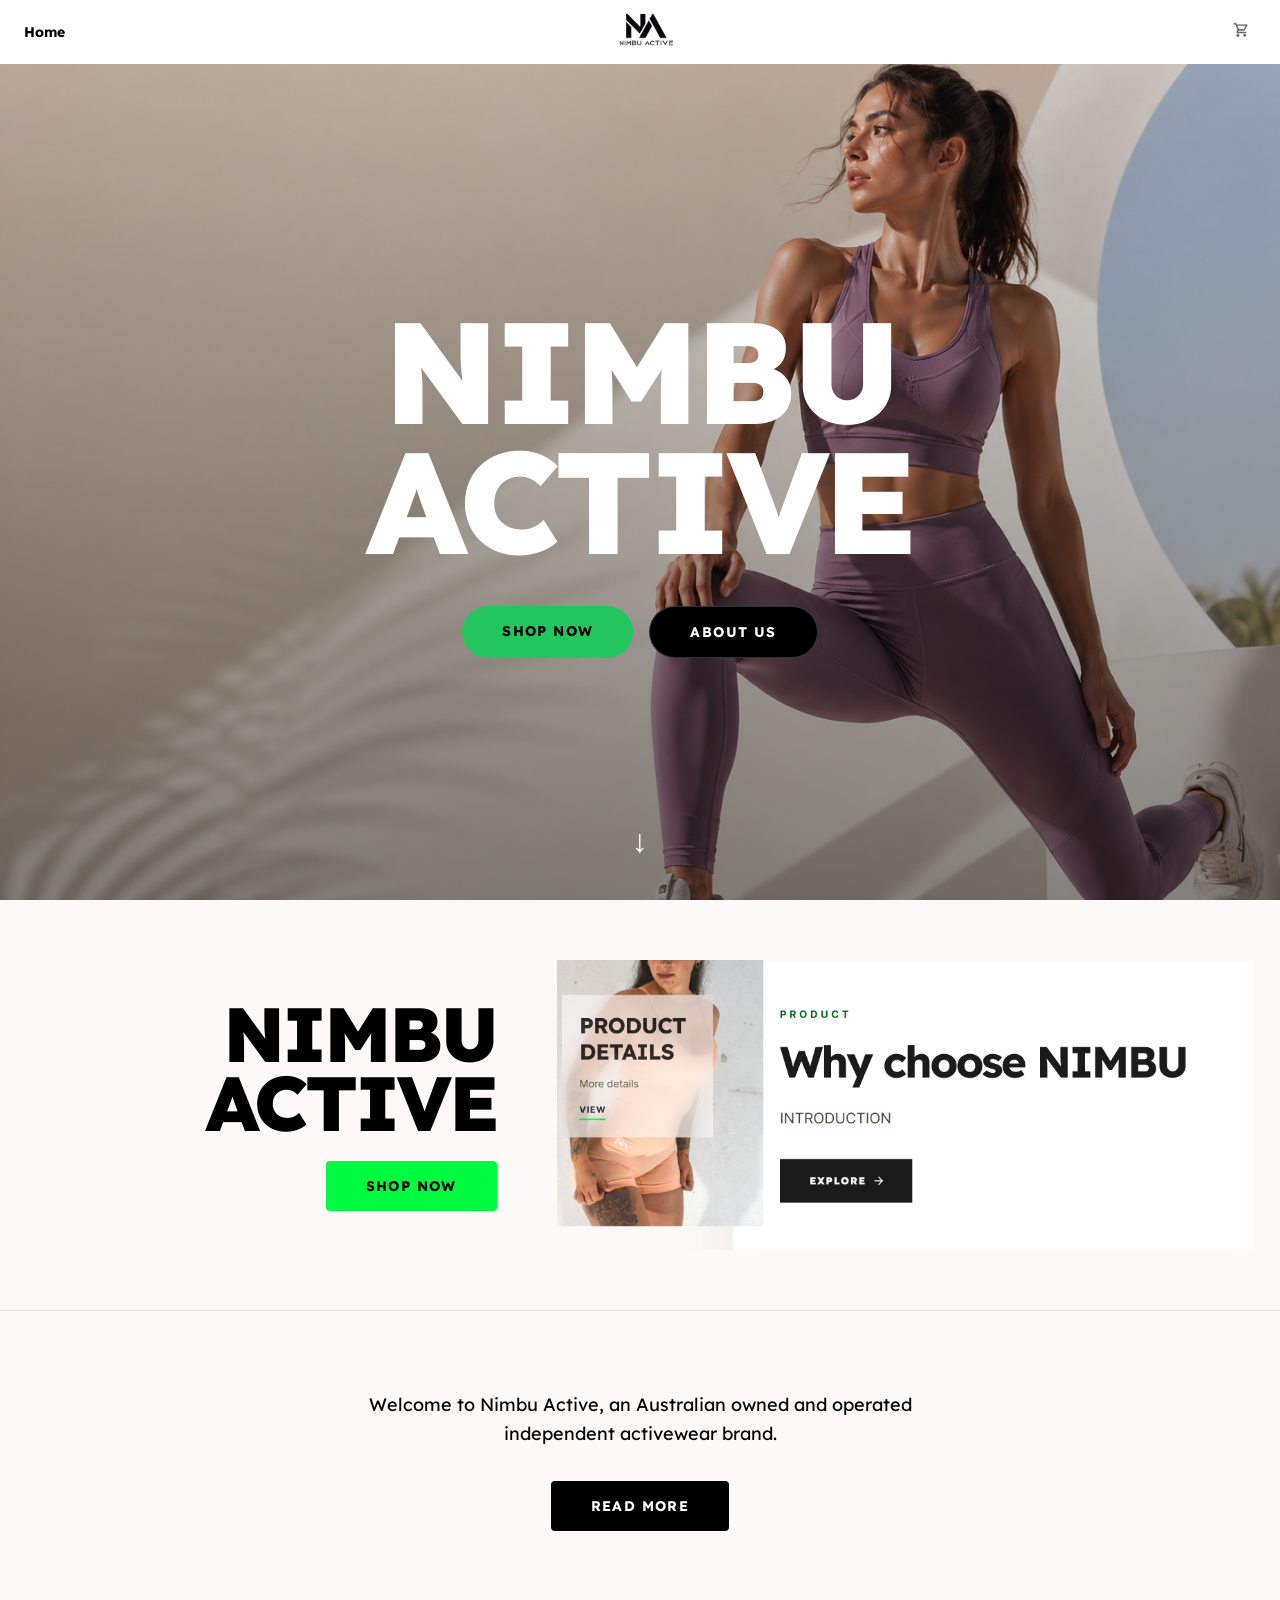
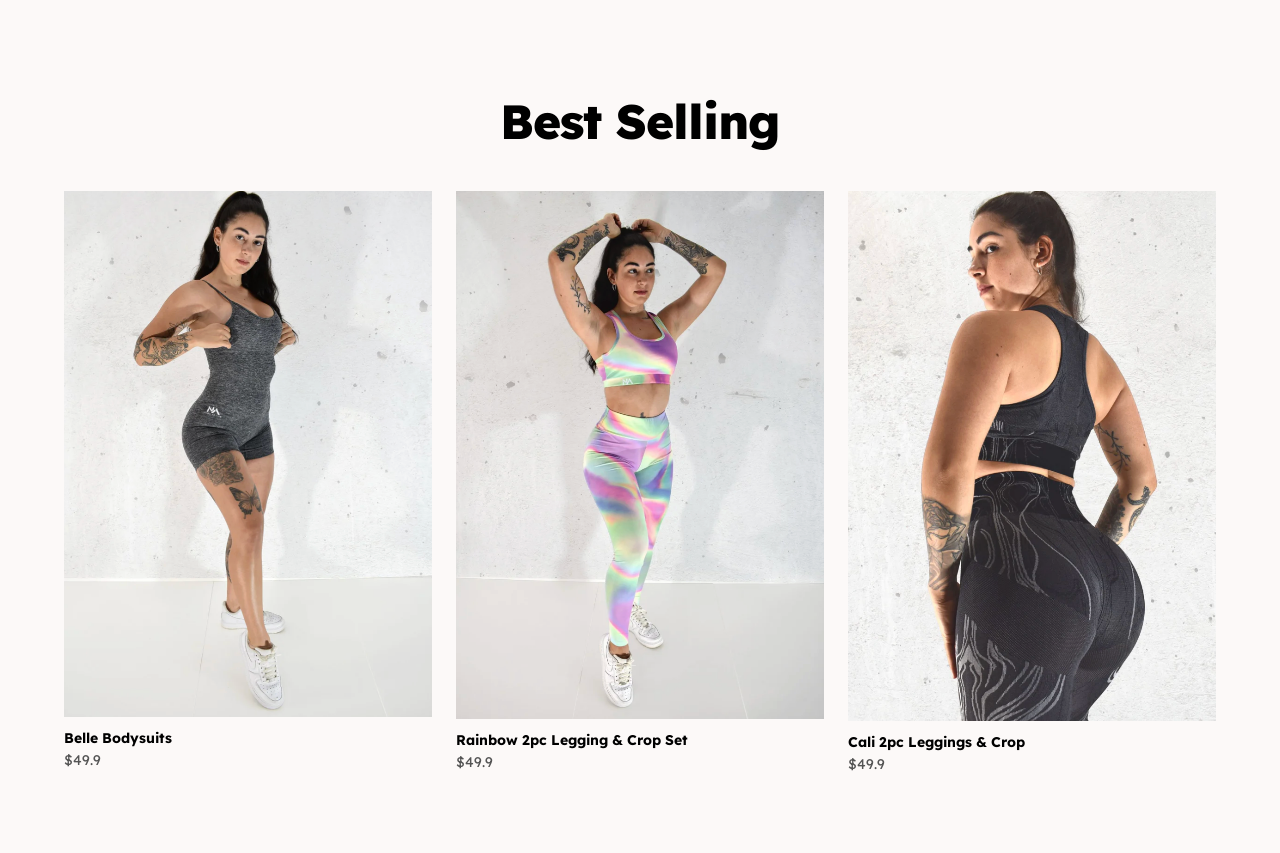
<file: index.html>
<!DOCTYPE html>
<html lang="en">
<head>
  <meta charset="UTF-8">
  <meta name="viewport" content="width=device-width, initial-scale=1.0">
  <title>NIMBU ACTIVE</title>
  <link href="https://fonts.googleapis.com/css2?family=Lexend:wght@400;700;800&display=swap" rel="stylesheet">
  <link rel="stylesheet" href="style.css">
</head>
<body>

  <header class="topbar">
    <a href="index.html" class="topbar-home">Home</a>
    <a href="index.html" class="topbar-logo">
      <img src="png/logo.png" alt="NIMBU ACTIVE">
    </a>
    <a href="cart.html" class="topbar-cart">
      <img src="png/cart.png" alt="Cart">
    </a>
  </header>

  <section class="hero">
    <div class="hero-overlay"></div>
    <div class="hero-content">
      <h1>NIMBU<br>ACTIVE</h1>
      <div class="hero-buttons">
        <a href="shop.html" class="btn btn-shop">SHOP NOW</a>
        <a href="about.html" class="btn btn-about">ABOUT US</a>
      </div>
      <div class="scroll-arrow">↓</div>
    </div>
  </section>

  <section class="images-row">
    <div class="middle-content">
      <h2 class="middle-title">NIMBU<br>ACTIVE</h2>
      <a href="shop.html" class="btn btn-shop-rect">SHOP NOW</a>
    </div>
    <a href="about.html" class="image-link detail-link">
      <img src="png/detail2.png" alt="Detail" class="detail-image">
    </a>
  </section>

  <section class="welcome-section">
    <p class="welcome-text">Welcome to Nimbu Active, an Australian owned and operated independent activewear brand.</p>
    <a href="about.html" class="btn btn-read-more">READ MORE</a>
  </section>

  <section class="best-selling-section">
    <h2 class="section-heading">Best Selling</h2>
    <div class="best-selling-grid">
      <a href="product.html?id=1" class="product-card">
        <img src="png/product1.png" alt="Belle Bodysuits" class="product-image">
        <div class="product-info">
          <h3 class="product-name">Belle Bodysuits</h3>
          <p class="product-price">$49.9</p>
        </div>
      </a>
      <a href="product.html?id=2" class="product-card">
        <img src="png/product2.png" alt="Rainbow 2pc Legging & Crop Set" class="product-image">
        <div class="product-info">
          <h3 class="product-name">Rainbow 2pc Legging & Crop Set</h3>
          <p class="product-price">$49.9</p>
        </div>
      </a>
      <a href="product.html?id=3" class="product-card">
        <img src="png/product3.png" alt="Cali 2pc Leggings & Crop" class="product-image">
        <div class="product-info">
          <h3 class="product-name">Cali 2pc Leggings & Crop</h3>
          <p class="product-price">$49.9</p>
        </div>
      </a>
    </div>
  </section>

</body>
</html>
</file>
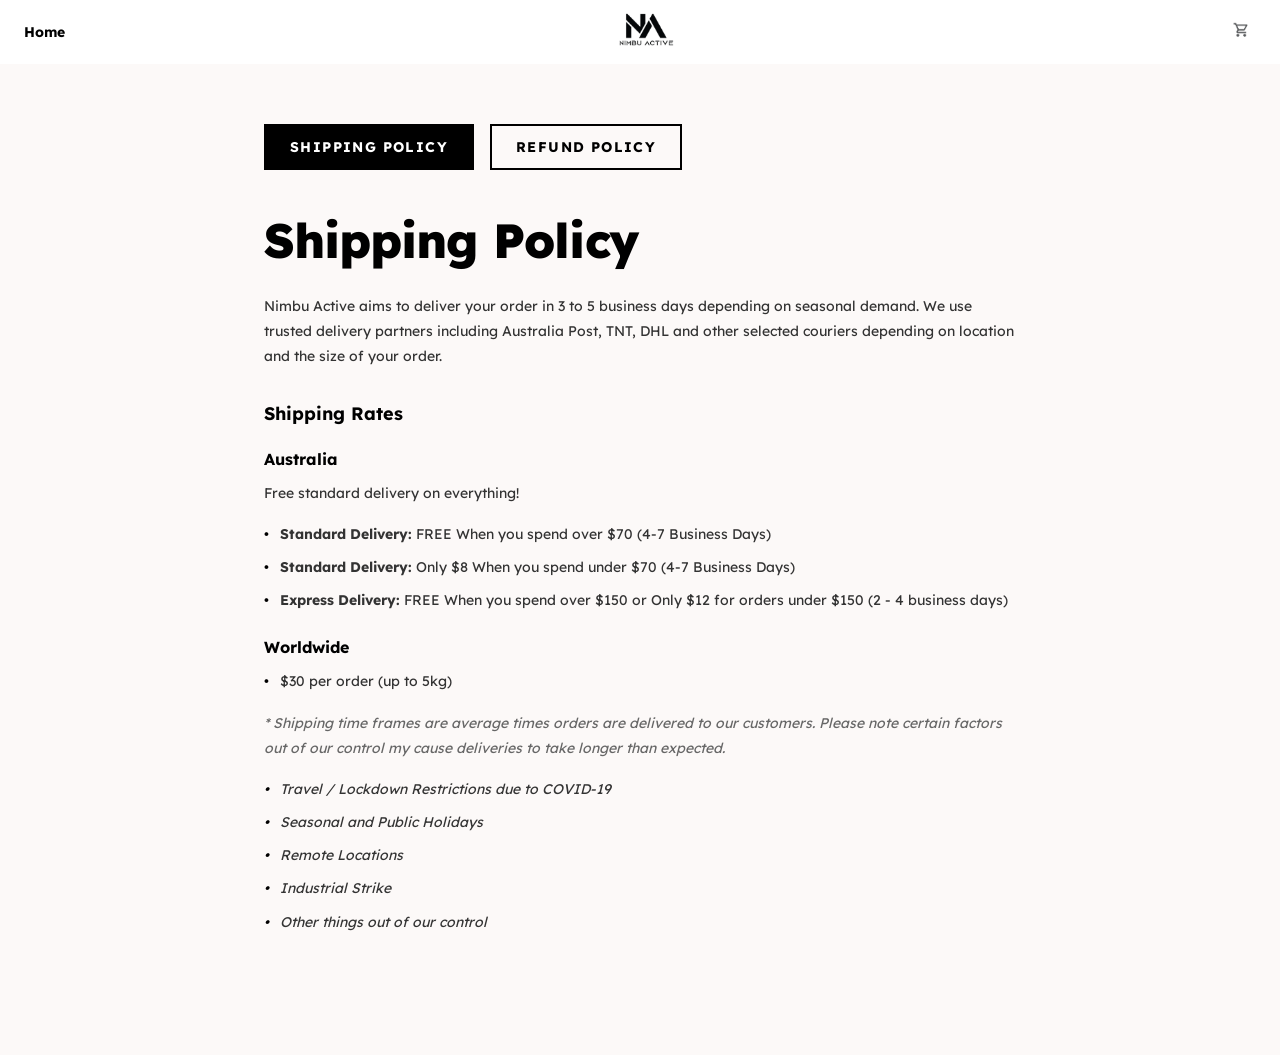
<file: about.html>
<!DOCTYPE html>
<html lang="en">
<head>
  <meta charset="UTF-8">
  <meta name="viewport" content="width=device-width, initial-scale=1.0">
  <title>About - NIMBU ACTIVE</title>
  <link href="https://fonts.googleapis.com/css2?family=Lexend:wght@400;700;800&display=swap" rel="stylesheet">
  <link rel="stylesheet" href="style.css">
</head>
<body>

  <header class="topbar">
    <a href="index.html" class="topbar-home">Home</a>
    <a href="index.html" class="topbar-logo">
      <img src="png/logo.png" alt="NIMBU ACTIVE">
    </a>
    <a href="cart.html" class="topbar-cart">
      <img src="png/cart.png" alt="Cart">
    </a>
  </header>

  <div class="policy-container">
    
    <div class="policy-tabs">
      <button class="tab-btn active" onclick="openPolicy('shipping', this)">Shipping Policy</button>
      <button class="tab-btn" onclick="openPolicy('refund', this)">Refund Policy</button>
    </div>

    <section id="shipping" class="policy-section">
      <h1 class="policy-title">Shipping Policy</h1>
      <p class="policy-text">Nimbu Active aims to deliver your order in 3 to 5 business days depending on seasonal demand. We use trusted delivery partners including Australia Post, TNT, DHL and other selected couriers depending on location and the size of your order.</p>
      
      <h2 class="policy-subtitle">Shipping Rates</h2>
      
      <h3 class="policy-heading">Australia</h3>
      <p class="policy-text">Free standard delivery on everything!</p>
      <ul class="policy-list">
        <li><strong>Standard Delivery:</strong> FREE When you spend over $70 (4-7 Business Days)</li>
        <li><strong>Standard Delivery:</strong> Only $8 When you spend under $70 (4-7 Business Days)</li>
        <li><strong>Express Delivery:</strong> FREE When you spend over $150 or Only $12 for orders under $150 (2 - 4 business days)</li>
      </ul>

      <h3 class="policy-heading">Worldwide</h3>
      <ul class="policy-list">
        <li>$30 per order (up to 5kg)</li>
      </ul>

      <p class="policy-text policy-note">* Shipping time frames are average times orders are delivered to our customers. Please note certain factors out of our control my cause deliveries to take longer than expected.</p>
      <ul class="policy-list policy-note">
        <li>Travel / Lockdown Restrictions due to COVID-19</li>
        <li>Seasonal and Public Holidays</li>
        <li>Remote Locations</li>
        <li>Industrial Strike</li>
        <li>Other things out of our control</li>
      </ul>
    </section>

    <section id="refund" class="policy-section" style="display: none;">
      <h1 class="policy-title">Refund Policy</h1>
      <p class="policy-text">We have a 7 day return policy for damaged or faulty items only, In the unlikely event an item arrives damaged or faulty, please submit a return request within 48hrs of receiving your order. You have 7 days after your return request has been approved to send the order back.</p>
      <p class="policy-text">To be eligible for a return, your item must be in the same condition that you received it, unworn or unused, with tags, and in its original packaging. You’ll also need the receipt (email) or proof of purchase.</p>
      <p class="policy-text">To start a return, you can contact us by message If your return is accepted, we’ll send you a return instructions on how and where to send your package. Items sent back to us without first requesting a return will not be accepted.</p>
    </section>

  </div>

  <script src="logic.js"></script>
</body>
</html>
</file>
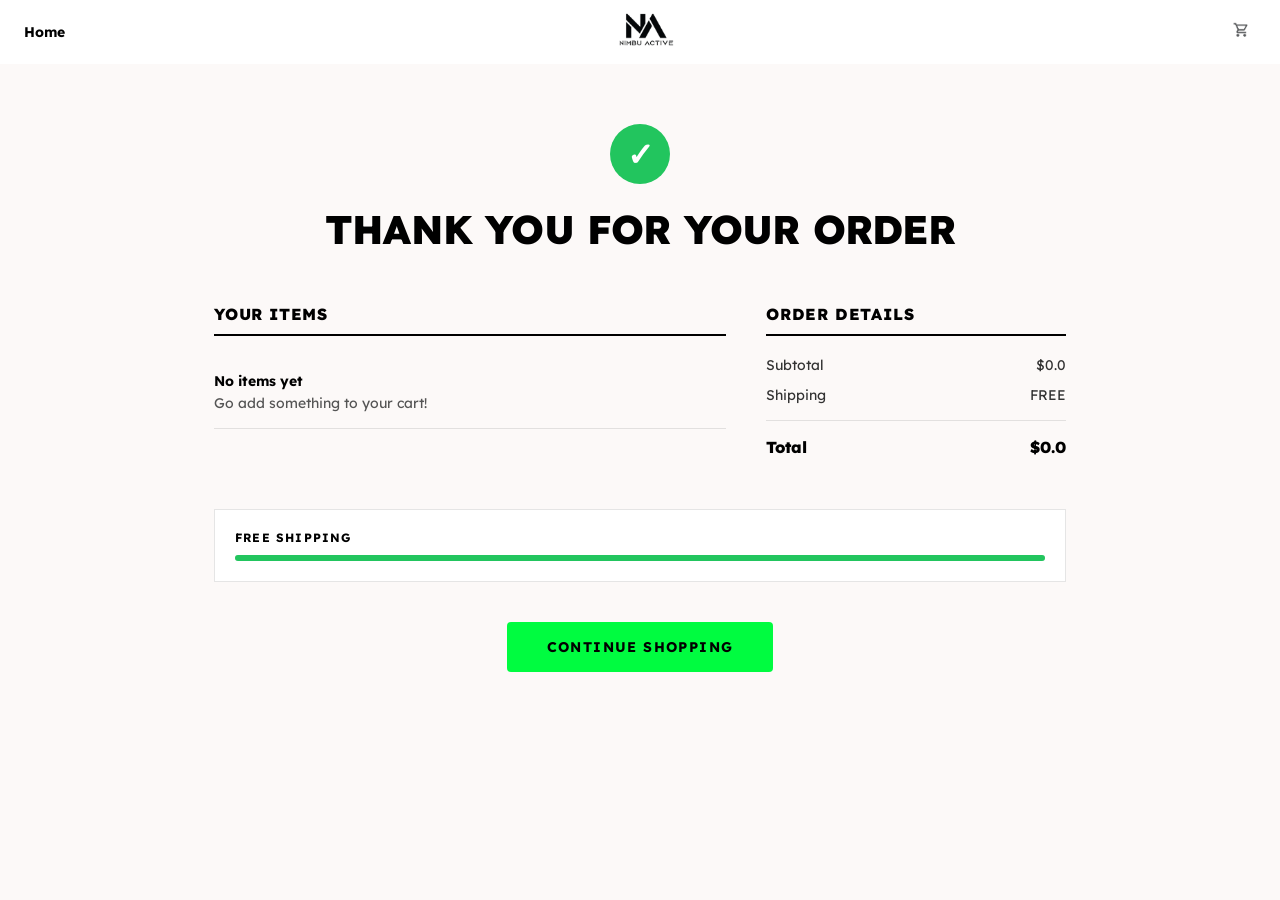
<file: cart.html>
<!DOCTYPE html>
<html lang="en">
<head>
  <meta charset="UTF-8">
  <meta name="viewport" content="width=device-width, initial-scale=1.0">
  <title>Cart - NIMBU ACTIVE</title>
  <link href="https://fonts.googleapis.com/css2?family=Lexend:wght@400;700;800&display=swap" rel="stylesheet">
  <link rel="stylesheet" href="style.css">
</head>
<body>

  <header class="topbar">
    <a href="index.html" class="topbar-home">Home</a>
    <a href="index.html" class="topbar-logo">
      <img src="png/logo.png" alt="NIMBU ACTIVE">
    </a>
    <a href="cart.html" class="topbar-cart">
      <img src="png/cart.png" alt="Cart">
    </a>
  </header>

  <div class="cart-container">
    <div class="cart-header">
      <div class="check-icon">✓</div>
      <h1 class="cart-title">THANK YOU FOR YOUR ORDER</h1>
    </div>

    <div class="cart-layout">
      <div class="cart-items-section">
        <h2 class="section-title">YOUR ITEMS</h2>
        <div id="cartItemsContainer">
          <div class="cart-item">
            <div class="item-details">
              <h3 class="item-name">No items yet</h3>
              <p class="item-price">Go add something to your cart!</p>
            </div>
          </div>
        </div>
      </div>

      <div class="cart-summary-section">
        <h2 class="section-title">ORDER DETAILS</h2>
        <div class="summary-row">
          <span>Subtotal</span>
          <span id="cartSubtotal">$0.0</span>
        </div>
        <div class="summary-row">
          <span>Shipping</span>
          <span>FREE</span>
        </div>
        <div class="summary-divider"></div>
        <div class="summary-row total-row">
          <span>Total</span>
          <span id="cartTotal">$0.0</span>
        </div>
      </div>
    </div>

    <div class="free-shipping-bar">
      <p class="shipping-text">Free Shipping</p>
      <div class="progress-track">
        <div class="progress-fill"></div>
      </div>
    </div>

    <div class="continue-shopping-wrapper">
      <a href="shop.html" class="btn-continue-shopping">CONTINUE SHOPPING</a>
      <a href="thanks.html" class="btn-checkout" id="checkoutBtn" style="display: none;">CHECK OUT</a>
    </div>
  </div>

  <script src="logic.js"></script>
</body>
</html>
</file>
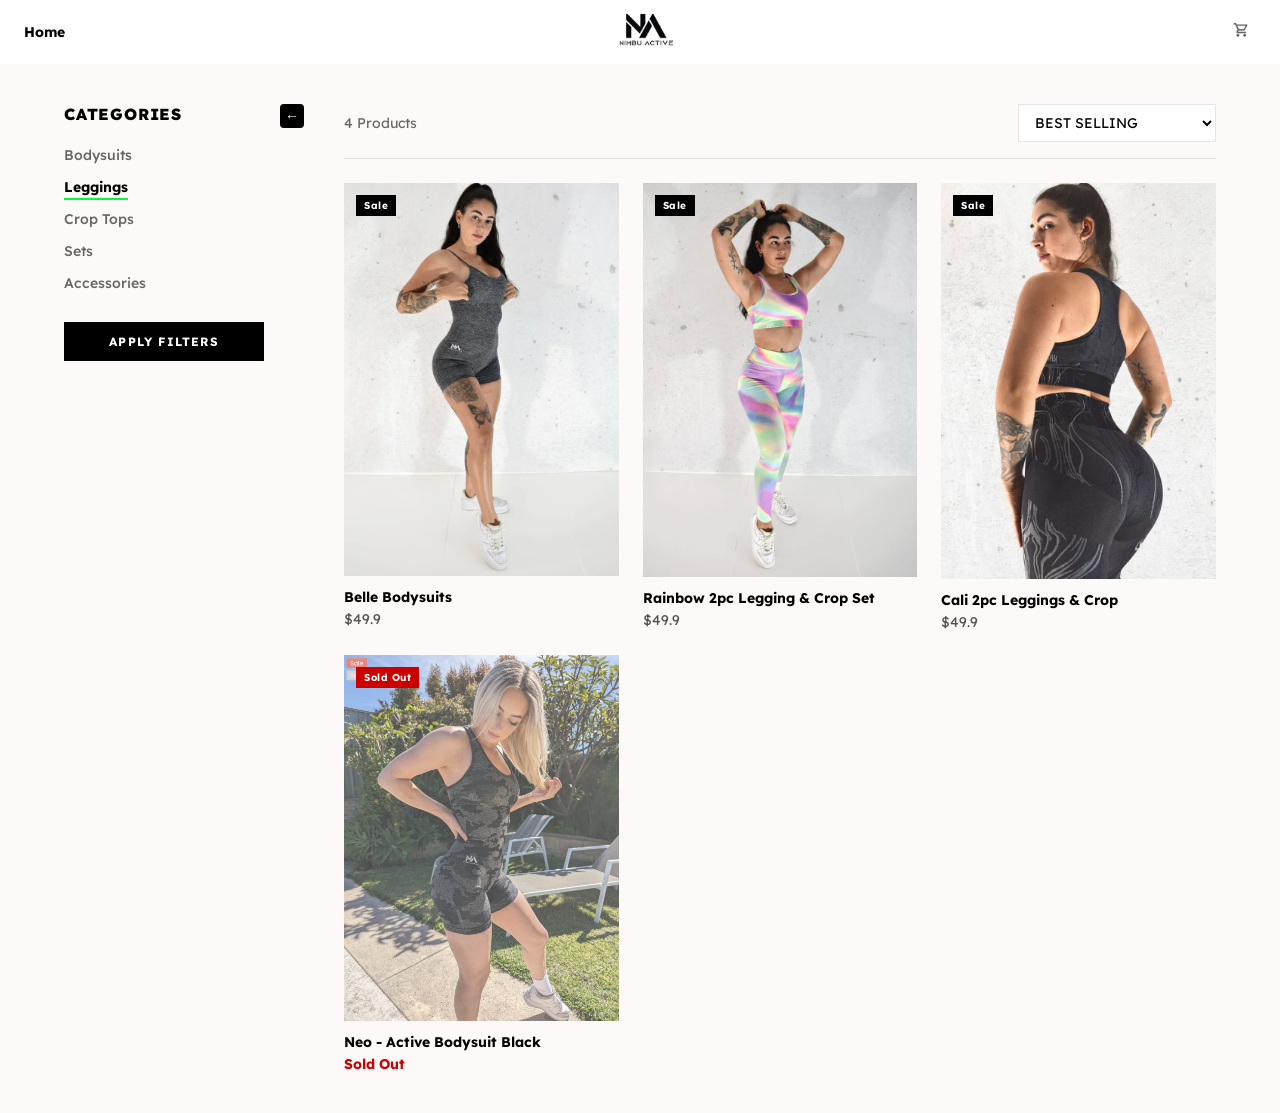
<file: shop.html>
<!DOCTYPE html>
<html lang="en">
<head>
  <meta charset="UTF-8">
  <meta name="viewport" content="width=device-width, initial-scale=1.0">
  <title>Shop - NIMBU ACTIVE</title>
  <link href="https://fonts.googleapis.com/css2?family=Lexend:wght@400;700;800&display=swap" rel="stylesheet">
  <link rel="stylesheet" href="style.css">
</head>
<body>

  <header class="topbar">
    <a href="index.html" class="topbar-home">Home</a>
    <a href="index.html" class="topbar-logo">
      <img src="png/logo.png" alt="NIMBU ACTIVE">
    </a>
    <a href="cart.html" class="topbar-cart">
      <img src="png/cart.png" alt="Cart">
    </a>
  </header>

  <div class="shop-container">
    
    <div class="sidebar-wrapper">
      <aside class="sidebar" id="shopSidebar">
        <h2 class="sidebar-title">CATEGORIES</h2>
        <ul class="category-list">
          <li><a href="#">Bodysuits</a></li>
          <li class="active"><a href="#">Leggings</a></li>
          <li><a href="#">Crop Tops</a></li>
          <li><a href="#">Sets</a></li>
          <li><a href="#">Accessories</a></li>
        </ul>
        <button class="btn-filter">APPLY FILTERS</button>
      </aside>
      <button class="toggle-sidebar-btn" id="toggleBtn" onclick="toggleSidebar()">←</button>
    </div>

    <main class="shop-main">
      <div class="shop-toolbar">
        <span class="product-count">4 Products</span>
        <select class="sort-select">
          <option>BEST SELLING</option>
          <option>PRICE: LOW TO HIGH</option>
          <option>PRICE: HIGH TO LOW</option>
        </select>
      </div>

      <div class="products-grid">
        <a href="product.html?id=1" class="product-card">
          <div class="product-image-wrapper">
            <img src="png/product1.png" alt="Belle Bodysuits" class="product-image">
            <span class="product-badge">Sale</span>
            <div class="quick-view">Quick View</div>
          </div>
          <div class="product-info">
            <h3 class="product-name">Belle Bodysuits</h3>
            <p class="product-price">$49.9</p>
          </div>
        </a>

        <a href="product.html?id=2" class="product-card">
          <div class="product-image-wrapper">
            <img src="png/product2.png" alt="Rainbow 2pc Legging & Crop Set" class="product-image">
            <span class="product-badge">Sale</span>
            <div class="quick-view">Quick View</div>
          </div>
          <div class="product-info">
            <h3 class="product-name">Rainbow 2pc Legging & Crop Set</h3>
            <p class="product-price">$49.9</p>
          </div>
        </a>

        <a href="product.html?id=3" class="product-card">
          <div class="product-image-wrapper">
            <img src="png/product3.png" alt="Cali 2pc Leggings & Crop" class="product-image">
            <span class="product-badge">Sale</span>
            <div class="quick-view">Quick View</div>
          </div>
          <div class="product-info">
            <h3 class="product-name">Cali 2pc Leggings & Crop</h3>
            <p class="product-price">$49.9</p>
          </div>
        </a>

        <div class="product-card sold-out-card">
          <div class="product-image-wrapper">
            <img src="png/soldout.png" alt="Neo - Active Bodysuit Black" class="product-image">
            <span class="product-badge badge-sold-out">Sold Out</span>
          </div>
          <div class="product-info">
            <h3 class="product-name">Neo - Active Bodysuit Black</h3>
            <p class="product-price sold-out-text">Sold Out</p>
          </div>
        </div>
      </div>
    </main>
  </div>

  <script src="logic.js"></script>
</body>
</html>
</file>
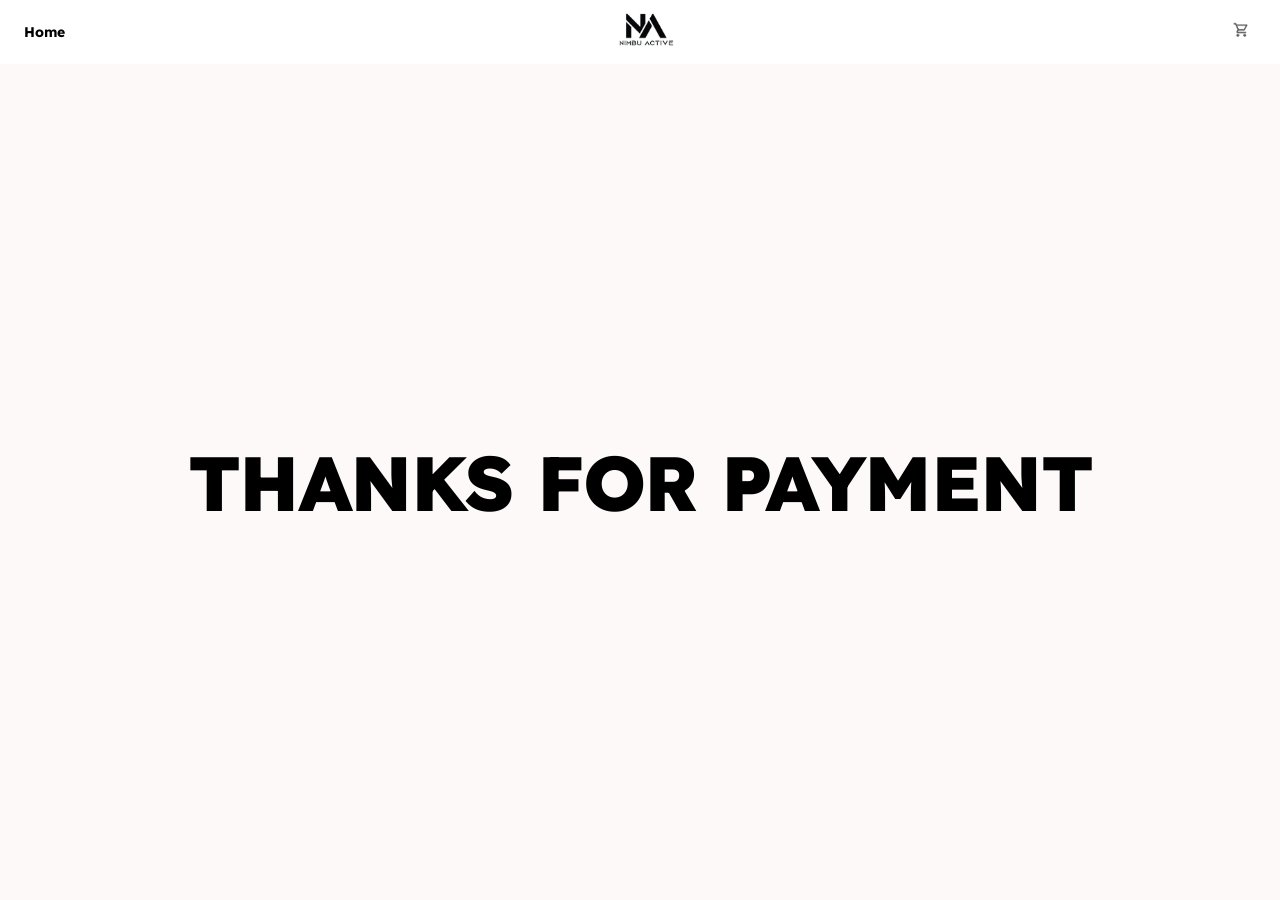
<file: thanks.html>
<!DOCTYPE html>
<html lang="en">
<head>
  <meta charset="UTF-8">
  <meta name="viewport" content="width=device-width, initial-scale=1.0">
  <title>Thank You - NIMBU ACTIVE</title>
  <link href="https://fonts.googleapis.com/css2?family=Lexend:wght@400;700;800&display=swap" rel="stylesheet">
  <link rel="stylesheet" href="style.css">
</head>
<body>

  <header class="topbar">
    <a href="index.html" class="topbar-home">Home</a>
    <a href="index.html" class="topbar-logo">
      <img src="png/logo.png" alt="NIMBU ACTIVE">
    </a>
    <a href="cart.html" class="topbar-cart">
      <img src="png/cart.png" alt="Cart">
    </a>
  </header>

  <div class="thanks-container">
    <h1 class="thanks-title">THANKS FOR PAYMENT</h1>
  </div>

</body>
</html>
</file>
<file: style.css>
* {
  margin: 0;
  padding: 0;
  box-sizing: border-box;
}

body {
  font-family: 'Lexend', sans-serif;
  background-color: #FCF9F8;
}

.topbar {
  width: 100%;
  background-color: #ffffff;
  height: 64px;
  display: flex;
  align-items: center;
  justify-content: space-between;
  padding: 0 24px;
}

.topbar-home {
  font-family: 'Lexend', sans-serif;
  font-weight: 700;
  font-size: 14px;
  color: #000000;
  text-decoration: none;
}

.topbar-home:hover {
  opacity: 0.7;
}

.topbar-logo img {
  height: 36px;
}

.topbar-cart img {
  height: 24px;
}

.topbar-cart:hover {
  opacity: 0.7;
}

.hero {
  background-image: url('png/herosection.png');
  background-size: cover;
  background-position: center 20%;
  height: calc(100vh - 64px);
  display: flex;
  flex-direction: column;
  align-items: center;
  justify-content: center;
  position: relative;
}

.hero-overlay {
  position: absolute;
  top: 0;
  left: 0;
  right: 0;
  bottom: 0;
  background: linear-gradient(to bottom, rgba(0,0,0,0.1), rgba(0,0,0,0.45));
}

.hero-content {
  position: relative;
  z-index: 1;
  text-align: center;
  height: 100%;
  display: flex;
  flex-direction: column;
  align-items: center;
  justify-content: center;
}

.hero h1 {
  font-weight: 800;
  color: #ffffff;
  font-size: clamp(3rem, 12vw, 9rem);
  line-height: 0.9;
  letter-spacing: -0.04em;
  animation: fadeIn 1.5s ease-out;
}

@keyframes fadeIn {
  0% {
    opacity: 0;
  }
  100% {
    opacity: 1;
  }
}

.hero-buttons {
  margin-top: 40px;
  display: flex;
  gap: 16px;
  justify-content: center;
  flex-wrap: wrap;
}

.btn {
  font-family: 'Lexend', sans-serif;
  font-weight: 700;
  font-size: 14px;
  text-transform: uppercase;
  letter-spacing: 0.1em;
  padding: 16px 40px;
  border-radius: 999px;
  text-decoration: none;
  display: inline-block;
}

.btn-shop {
  background-color: #22C55E;
  color: #000000;
}

.btn-shop:hover {
  background-color: #16A34A;
}

.btn-about {
  background-color: #000000;
  color: #ffffff;
  border: 1px solid rgba(255,255,255,0.2);
}

.btn-about:hover {
  background-color: #222222;
}

.scroll-arrow {
  position: absolute;
  bottom: 40px;
  color: #ffffff;
  font-size: 32px;
  animation: floatUpDown 2s ease-in-out infinite;
}

@keyframes floatUpDown {
  0%, 100% {
    transform: translateY(0);
  }
  50% {
    transform: translateY(12px);
  }
}

.images-row {
  padding: 60px 24px;
  display: flex;
  justify-content: space-between;
  align-items: center;
  gap: 40px;
}

.middle-content {
  width: 40%;
  display: flex;
  flex-direction: column;
  align-items: flex-end;
  flex-shrink: 0;
  padding-left: 8%;
  padding-right: 20px;
}

.middle-title {
  font-weight: 800;
  color: #000000;
  font-size: clamp(2rem, 6vw, 5rem);
  line-height: 0.9;
  letter-spacing: -0.04em;
  text-align: right;
}

.btn-shop-rect {
  font-family: 'Lexend', sans-serif;
  font-weight: 700;
  font-size: 14px;
  text-transform: uppercase;
  letter-spacing: 0.1em;
  padding: 16px 40px;
  border-radius: 4px;
  text-decoration: none;
  display: inline-block;
  background-color: #00FC40;
  color: #000000;
  margin-top: 24px;
  border: none;
}

.btn-shop-rect:hover {
  background-color: #00d636;
}

.detail-link {
  width: 60%;
  margin-left: auto;
}

.image-link {
  display: block;
}

.image-link img {
  width: 100%;
  height: auto;
  display: block;
}

.detail-link:hover {
  opacity: 0.8;
}

.welcome-section {
  border-top: 1px solid rgba(0,0,0,0.1);
  padding: 80px 24px;
  display: flex;
  flex-direction: column;
  align-items: center;
  text-align: center;
}

.welcome-text {
  font-weight: 400;
  font-size: 18px;
  color: #000000;
  max-width: 600px;
  line-height: 1.6;
  margin-bottom: 32px;
}

.btn-read-more {
  font-family: 'Lexend', sans-serif;
  font-weight: 700;
  font-size: 14px;
  text-transform: uppercase;
  letter-spacing: 0.1em;
  padding: 16px 40px;
  border-radius: 4px;
  text-decoration: none;
  display: inline-block;
  background-color: #000000;
  color: #ffffff;
  border: none;
}

.btn-read-more:hover {
  background-color: #222222;
}

.shop-container {
  display: flex;
  padding: 40px 24px;
  gap: 40px;
  max-width: 1200px;
  margin: 0 auto;
}

.sidebar-wrapper {
  display: flex;
  align-items: flex-start;
  flex-shrink: 0;
}

.sidebar {
  width: 200px;
  transition: width 0.3s ease, opacity 0.3s ease;
  overflow: hidden;
}

.sidebar.collapsed {
  width: 0;
  opacity: 0;
}

.toggle-sidebar-btn {
  width: 24px;
  height: 24px;
  background-color: #000000;
  color: #ffffff;
  border: none;
  border-radius: 4px;
  cursor: pointer;
  font-size: 14px;
  display: flex;
  align-items: center;
  justify-content: center;
  margin-left: 16px;
  flex-shrink: 0;
}

.toggle-sidebar-btn:hover {
  background-color: #222222;
}

.sidebar-title {
  font-weight: 800;
  font-size: 16px;
  margin-bottom: 20px;
  letter-spacing: 0.05em;
}

.category-list {
  list-style: none;
  margin-bottom: 30px;
}

.category-list li {
  margin-bottom: 12px;
}

.category-list a {
  text-decoration: none;
  color: #666666;
  font-size: 14px;
  font-weight: 500;
}

.category-list li.active a {
  color: #000000;
  font-weight: 700;
  border-bottom: 2px solid #00FC40;
  padding-bottom: 2px;
}

.category-list a:hover {
  color: #000000;
}

.btn-filter {
  width: 100%;
  padding: 12px;
  background-color: #000000;
  color: #ffffff;
  border: none;
  font-family: 'Lexend', sans-serif;
  font-weight: 700;
  font-size: 12px;
  letter-spacing: 0.1em;
  cursor: pointer;
}

.btn-filter:hover {
  background-color: #222222;
}

.shop-main {
  flex: 1;
}

.shop-toolbar {
  display: flex;
  justify-content: space-between;
  align-items: center;
  margin-bottom: 24px;
  padding-bottom: 16px;
  border-bottom: 1px solid rgba(0,0,0,0.1);
}

.product-count {
  font-size: 14px;
  color: #666666;
}

.sort-select {
  font-family: 'Lexend', sans-serif;
  font-size: 14px;
  padding: 8px 12px;
  border: 1px solid rgba(0,0,0,0.1);
  background-color: #ffffff;
  cursor: pointer;
}

.products-grid {
  display: grid;
  grid-template-columns: repeat(3, 1fr);
  gap: 24px;
}

.product-card {
  display: flex;
  flex-direction: column;
  text-decoration: none;
  color: inherit;
}

.product-card:hover {
  opacity: 0.85;
}

.product-image-wrapper {
  position: relative;
  overflow: hidden;
  background-color: #ffffff;
}

.product-image {
  width: 100%;
  height: auto;
  display: block;
}

.product-badge {
  position: absolute;
  top: 12px;
  left: 12px;
  background-color: #000000;
  color: #ffffff;
  font-size: 10px;
  font-weight: 700;
  padding: 4px 8px;
  letter-spacing: 0.05em;
}

.quick-view {
  position: absolute;
  bottom: 0;
  left: 0;
  right: 0;
  background-color: rgba(0,0,0,0.8);
  color: #ffffff;
  text-align: center;
  padding: 10px;
  font-size: 12px;
  font-weight: 700;
  letter-spacing: 0.05em;
  transform: translateY(100%);
  transition: transform 0.3s ease;
}

.product-image-wrapper:hover .quick-view {
  transform: translateY(0);
}

.product-info {
  margin-top: 12px;
  text-align: left;
}

.product-name {
  font-weight: 700;
  font-size: 14px;
  color: #000000;
  margin-bottom: 4px;
}

.product-price {
  font-weight: 400;
  font-size: 14px;
  color: #555555;
}

.badge-sold-out {
  background-color: #cc0000;
}

.sold-out-card .product-image {
  opacity: 0.7;
}

.sold-out-text {
  color: #cc0000;
  font-weight: 700;
}

.policy-container {
  max-width: 800px;
  margin: 0 auto;
  padding: 60px 24px;
}

.policy-tabs {
  display: flex;
  gap: 16px;
  margin-bottom: 40px;
}

.tab-btn {
  font-family: 'Lexend', sans-serif;
  font-weight: 700;
  font-size: 14px;
  text-transform: uppercase;
  letter-spacing: 0.1em;
  padding: 12px 24px;
  background-color: transparent;
  color: #000000;
  border: 2px solid #000000;
  cursor: pointer;
  transition: all 0.2s;
}

.tab-btn:hover {
  background-color: rgba(0,0,0,0.05);
}

.tab-btn.active {
  background-color: #000000;
  color: #ffffff;
}

.policy-section {
  margin-bottom: 60px;
}

.policy-section:last-child {
  margin-bottom: 0;
}

.policy-title {
  font-weight: 800;
  font-size: clamp(1.5rem, 4vw, 3rem);
  color: #000000;
  margin-bottom: 24px;
  letter-spacing: -0.02em;
}

.policy-subtitle {
  font-weight: 700;
  font-size: 18px;
  color: #000000;
  margin-top: 32px;
  margin-bottom: 16px;
}

.policy-heading {
  font-weight: 700;
  font-size: 16px;
  color: #000000;
  margin-top: 24px;
  margin-bottom: 12px;
}

.policy-text {
  font-size: 14px;
  line-height: 1.8;
  color: #333333;
  margin-bottom: 16px;
}

.policy-list {
  list-style: none;
  margin-bottom: 16px;
}

.policy-list li {
  font-size: 14px;
  line-height: 1.8;
  color: #333333;
  margin-bottom: 8px;
  padding-left: 16px;
  position: relative;
}

.policy-list li::before {
  content: "•";
  position: absolute;
  left: 0;
  color: #000000;
}

.policy-note {
  color: #666666;
  font-style: italic;
}

.cart-container {
  max-width: 900px;
  margin: 0 auto;
  padding: 60px 24px;
}

.cart-header {
  text-align: center;
  margin-bottom: 50px;
}

.check-icon {
  width: 60px;
  height: 60px;
  background-color: #22C55E;
  color: #ffffff;
  font-size: 32px;
  font-weight: 800;
  border-radius: 50%;
  display: flex;
  align-items: center;
  justify-content: center;
  margin: 0 auto 20px;
}

.cart-title {
  font-weight: 800;
  font-size: clamp(1.5rem, 4vw, 2.5rem);
  color: #000000;
  letter-spacing: -0.02em;
}

.cart-layout {
  display: flex;
  gap: 40px;
  margin-bottom: 40px;
}

.cart-items-section {
  flex: 1;
}

.cart-summary-section {
  width: 300px;
  flex-shrink: 0;
}

.section-title {
  font-weight: 800;
  font-size: 16px;
  color: #000000;
  text-transform: uppercase;
  letter-spacing: 0.05em;
  margin-bottom: 20px;
  padding-bottom: 10px;
  border-bottom: 2px solid #000000;
}

.cart-item {
  display: flex;
  justify-content: space-between;
  align-items: center;
  padding: 16px 0;
  border-bottom: 1px solid rgba(0,0,0,0.1);
}

.item-details {
  display: flex;
  flex-direction: column;
}

.item-name {
  font-weight: 700;
  font-size: 14px;
  color: #000000;
  margin-bottom: 4px;
}

.item-price {
  font-size: 14px;
  color: #555555;
}

.item-quantity {
  font-size: 14px;
  color: #555555;
  font-weight: 700;
}

.quantity-control {
  display: flex;
  align-items: center;
  gap: 8px;
}

.qty-btn {
  width: 28px;
  height: 28px;
  background-color: #000000;
  color: #ffffff;
  border: none;
  border-radius: 4px;
  font-size: 16px;
  font-weight: 700;
  cursor: pointer;
  display: flex;
  align-items: center;
  justify-content: center;
  transition: background-color 0.2s;
}

.qty-btn:hover {
  background-color: #222222;
}

.qty-input {
  width: 40px;
  height: 28px;
  text-align: center;
  border: 1px solid rgba(0,0,0,0.2);
  background-color: #ffffff;
  font-family: 'Lexend', sans-serif;
  font-weight: 700;
  font-size: 14px;
  color: #000000;
  outline: none;
  -moz-appearance: textfield;
}

.qty-input::-webkit-inner-spin-button,
.qty-input::-webkit-outer-spin-button {
  -webkit-appearance: none;
  margin: 0;
}

.qty-input:focus {
  border-color: #000000;
}

.summary-row {
  display: flex;
  justify-content: space-between;
  font-size: 14px;
  color: #333333;
  margin-bottom: 12px;
}

.summary-divider {
  height: 1px;
  background-color: rgba(0,0,0,0.1);
  margin: 16px 0;
}

.total-row {
  font-weight: 800;
  font-size: 16px;
  color: #000000;
}

.free-shipping-bar {
  background-color: #ffffff;
  padding: 20px;
  border: 1px solid rgba(0,0,0,0.1);
}

.shipping-text {
  font-size: 12px;
  font-weight: 700;
  text-transform: uppercase;
  letter-spacing: 0.1em;
  color: #000000;
  margin-bottom: 10px;
}

.progress-track {
  width: 100%;
  height: 6px;
  background-color: rgba(0,0,0,0.1);
  border-radius: 3px;
}

.progress-fill {
  width: 100%;
  height: 100%;
  background-color: #22C55E;
  border-radius: 3px;
}

.product-page {
  display: flex;
  max-width: 1100px;
  margin: 0 auto;
  padding: 60px 24px;
  gap: 60px;
}

.product-page-image {
  width: 50%;
  flex-shrink: 0;
}

.product-page-image img {
  width: 100%;
  height: auto;
  display: block;
}

.product-page-details {
  flex: 1;
}

.product-page-title {
  font-weight: 800;
  font-size: clamp(1.5rem, 4vw, 2.5rem);
  color: #000000;
  letter-spacing: -0.02em;
  margin-bottom: 8px;
}

.product-page-price {
  font-weight: 700;
  font-size: 20px;
  color: #000000;
  margin-bottom: 16px;
}

.product-rating {
  color: #f59e0b;
  font-size: 20px;
  margin-bottom: 24px;
  letter-spacing: 2px;
}

.product-options {
  margin-bottom: 24px;
}

.option-group {
  margin-bottom: 20px;
}

.option-label {
  font-weight: 700;
  font-size: 12px;
  text-transform: uppercase;
  letter-spacing: 0.1em;
  margin-bottom: 10px;
  color: #000000;
}

.color-options {
  display: flex;
  gap: 10px;
}

.color-dot {
  width: 28px;
  height: 28px;
  border-radius: 50%;
  cursor: pointer;
  border: 2px solid transparent;
  transition: border-color 0.2s;
}

.color-dot.active,
.color-dot:hover {
  border-color: #000000;
}

.size-options {
  display: flex;
  gap: 8px;
}

.size-box {
  width: 40px;
  height: 40px;
  display: flex;
  align-items: center;
  justify-content: center;
  border: 1px solid rgba(0,0,0,0.2);
  font-size: 12px;
  font-weight: 700;
  cursor: pointer;
  transition: all 0.2s;
}

.size-box.active,
.size-box:hover {
  background-color: #000000;
  color: #ffffff;
  border-color: #000000;
}

.btn-add-to-cart {
  width: 100%;
  padding: 16px;
  background-color: #00FC40;
  color: #000000;
  border: none;
  font-family: 'Lexend', sans-serif;
  font-weight: 700;
  font-size: 14px;
  text-transform: uppercase;
  letter-spacing: 0.1em;
  cursor: pointer;
  transition: background-color 0.2s;
  margin-bottom: 32px;
}

.btn-add-to-cart:hover {
  background-color: #00d636;
}

.product-intro {
  border-top: 1px solid rgba(0,0,0,0.1);
  padding-top: 24px;
}

.product-intro h3 {
  font-weight: 700;
  font-size: 12px;
  text-transform: uppercase;
  letter-spacing: 0.1em;
  margin-bottom: 12px;
  color: #000000;
}

.product-intro p {
  font-size: 14px;
  line-height: 1.8;
  color: #555555;
}

.continue-shopping-wrapper {
  display: flex;
  justify-content: center;
  align-items: center;
  gap: 20px;
  margin-top: 40px;
}

.btn-continue-shopping {
  font-family: 'Lexend', sans-serif;
  font-weight: 700;
  font-size: 14px;
  text-transform: uppercase;
  letter-spacing: 0.1em;
  padding: 16px 40px;
  border-radius: 4px;
  text-decoration: none;
  display: inline-block;
  background-color: #00FC40;
  color: #000000;
  border: none;
  transition: background-color 0.2s;
}

.btn-continue-shopping:hover {
  background-color: #00d636;
}

.btn-checkout {
  font-family: 'Lexend', sans-serif;
  font-weight: 700;
  font-size: 14px;
  text-transform: uppercase;
  letter-spacing: 0.1em;
  padding: 16px 40px;
  border-radius: 4px;
  text-decoration: none;
  display: inline-block;
  background-color: #000000;
  color: #ffffff;
  border: none;
  transition: background-color 0.2s;
}

.btn-checkout:hover {
  background-color: #222222;
}

.best-selling-section {
  padding: 80px 24px;
  max-width: 1200px;
  margin: 0 auto;
}

.section-heading {
  font-weight: 800;
  font-size: clamp(1.5rem, 4vw, 3rem);
  color: #000000;
  text-align: center;
  margin-bottom: 40px;
  letter-spacing: -0.02em;
}

.best-selling-grid {
  display: grid;
  grid-template-columns: repeat(3, 1fr);
  gap: 24px;
}

.best-selling-section {
  padding: 80px 24px;
  max-width: 1200px;
  margin: 0 auto;
}

.section-heading {
  font-weight: 800;
  font-size: clamp(1.5rem, 4vw, 3rem);
  color: #000000;
  text-align: center;
  margin-bottom: 40px;
  letter-spacing: -0.02em;
}

.best-selling-grid {
  display: grid;
  grid-template-columns: repeat(3, 1fr);
  gap: 24px;
}

.thanks-container {
  display: flex;
  justify-content: center;
  align-items: center;
  min-height: calc(100vh - 64px);
  padding: 40px 24px;
}

.thanks-title {
  font-weight: 800;
  font-size: clamp(2rem, 6vw, 5rem);
  color: #000000;
  text-transform: uppercase;
  letter-spacing: -0.02em;
  text-align: center;
}
</file>
